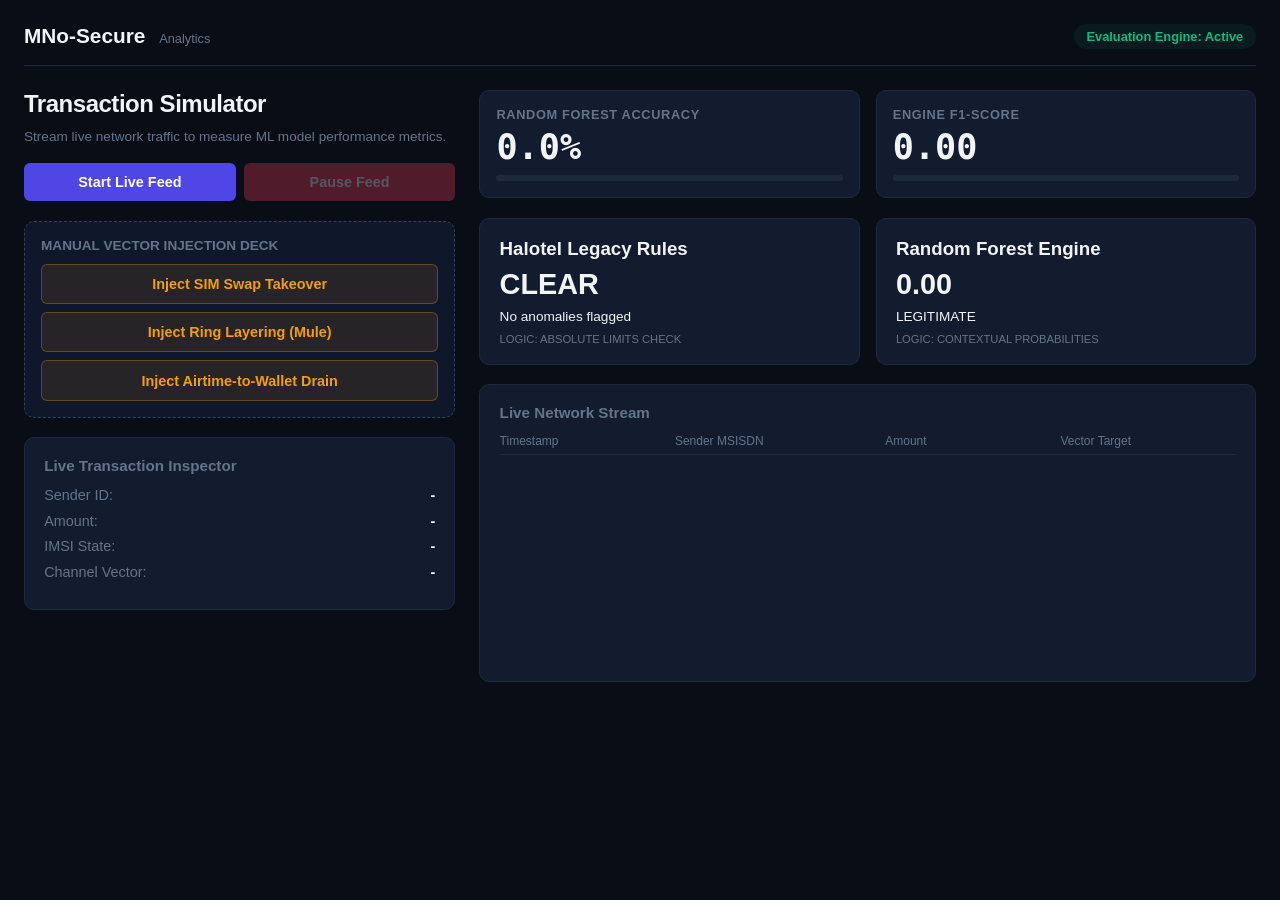
<file: index.html>
<!DOCTYPE html>
<html lang="en">
<head>
    <meta charset="UTF-8">
    <meta name="viewport" content="width=device-width, initial-scale=1.0">
    <title>MNo Fraud Analytics Engine</title>
    <link rel="stylesheet" href="style.css">
</head>
<body>
    <header>
        <div class="logo">MNo-Secure <span>Analytics</span></div>
        <div class="status-pill">Evaluation Engine: Active</div>
    </header>

    <main class="dashboard">
        <!-- Controls Side -->
        <section class="control-panel">
            <h2>Transaction Simulator</h2>
            <p class="subtitle">Stream live network traffic to measure ML model performance metrics.</p>
            
            <div class="btn-group">
                <button id="btn-start" class="btn btn-primary">Start Live Feed</button>
                <button id="btn-stop" class="btn btn-danger" disabled>Pause Feed</button>
            </div>

            <div class="attack-deck">
                <h3>Manual Vector Injection Deck</h3>
                <button class="btn btn-warn inject-btn" data-vector="SIM_SWAP">Inject SIM Swap Takeover</button>
                <button class="btn btn-warn inject-btn" data-vector="MULE_RING">Inject Ring Layering (Mule)</button>
                <button class="btn btn-warn inject-btn" data-vector="AIRTIME_EXPLOIT">Inject Airtime-to-Wallet Drain</button>
            </div>

            <div class="current-tx-card">
                <h3>Live Transaction Inspector</h3>
                <div class="data-row"><span>Sender ID:</span> <strong id="inspect-sender">-</strong></div>
                <div class="data-row"><span>Amount:</span> <strong id="inspect-amount">-</strong></div>
                <div class="data-row"><span>IMSI State:</span> <strong id="inspect-device">-</strong></div>
                <div class="data-row"><span>Channel Vector:</span> <strong id="inspect-vector">-</strong></div>
            </div>
        </section>

        <!-- Metrics & Logs Side -->
        <section class="analytics-panel">
            <!-- ML Confusion Matrix & Performance Metrics Visualization -->
            <div class="metrics-visualizer-grid">
                <div class="metric-v-card">
                    <h4>Random Forest Accuracy</h4>
                    <div class="large-display-metric" id="stat-accuracy">0.0%</div>
                    <div class="progress-bar-container"><div id="bar-accuracy" class="progress-fill"></div></div>
                </div>
                <div class="metric-v-card">
                    <h4>Engine F1-Score</h4>
                    <div class="large-display-metric" id="stat-f1">0.00</div>
                    <div class="progress-bar-container"><div id="bar-f1" class="progress-fill highlight-bar"></div></div>
                </div>
            </div>

            <div class="model-comparison">
                <!-- Halotel Legacy Rules Card -->
                <div class="model-card rule-card">
                    <h3>Halotel Legacy Rules</h3>
                    <div class="metric"><span id="rule-verdict">CLEAR</span></div>
                    <p class="flag-reason" id="rule-reason">No anomalies flagged</p>
                    <small>Logic: Absolute Limits Check</small>
                </div>

                <!-- Random Forest Advanced Card -->
                <div class="model-card rf-card">
                    <h3>Random Forest Engine</h3>
                    <div class="metric"><span id="rf-score">0.00</span></div>
                    <p class="flag-reason" id="rf-verdict">LEGITIMATE</p>
                    <small>Logic: Contextual Probabilities</small>
                </div>
            </div>

            <!-- Live Stream Ticker Logs -->
            <div class="log-container">
                <h3>Live Network Stream</h3>
                <div class="log-header">
                    <span>Timestamp</span><span>Sender MSISDN</span><span>Amount</span><span>Vector Target</span>
                </div>
                <div id="log-stream" class="log-stream"></div>
            </div>
        </section>
    </main>

    <script src="app.js"></script>
</body>
</html>
</file>
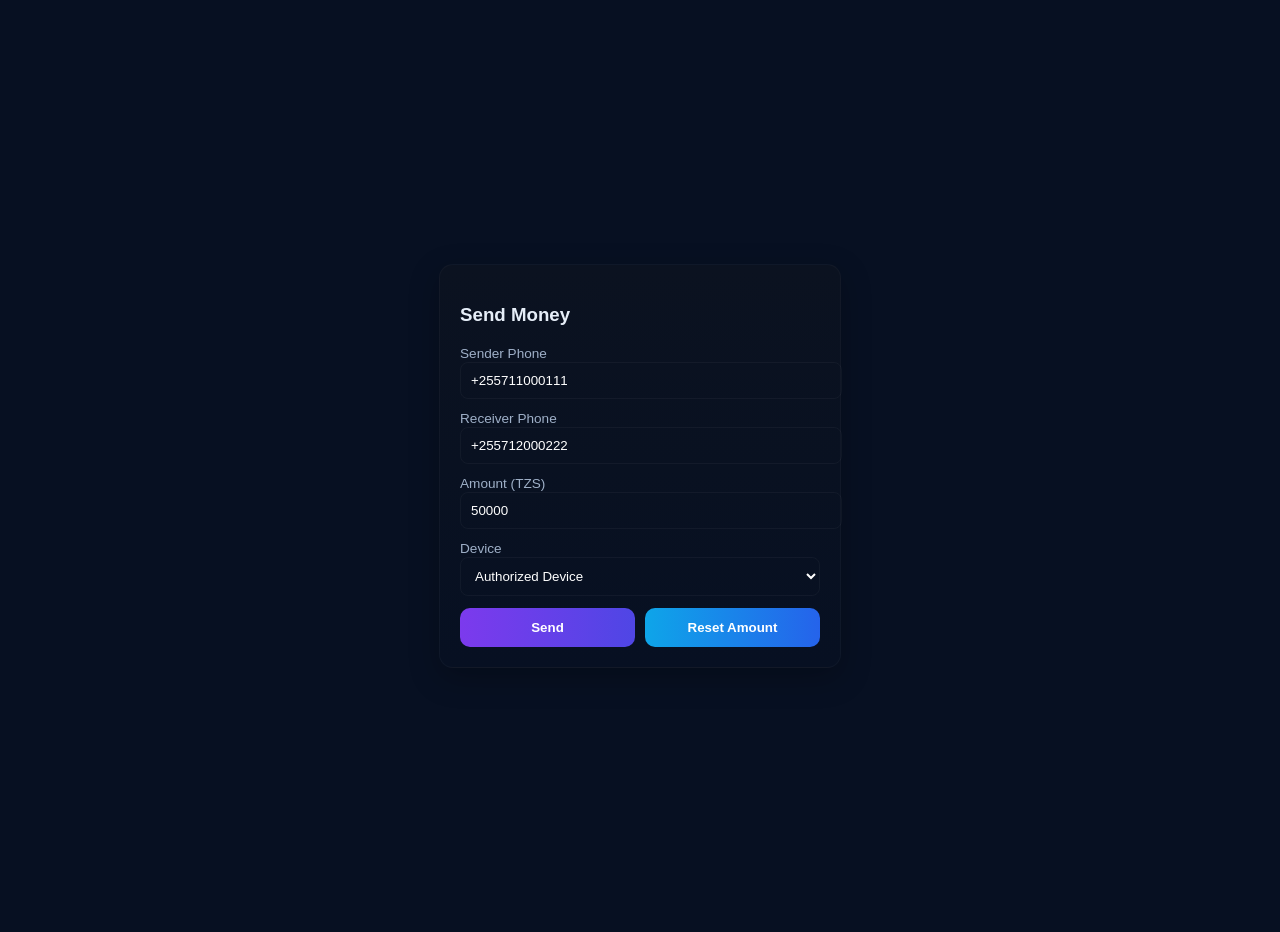
<file: templates/sender.html>
<!doctype html>
<html>
<head>
  <meta charset="utf-8"><meta name="viewport" content="width=device-width,initial-scale=1">
  <title>Sender - M-Detect</title>
  <style>
    body{background:#071022;color:#e6eef8;font-family:Inter,Segoe UI,Roboto,Arial,sans-serif;display:flex;align-items:center;justify-content:center;min-height:100vh;margin:0;padding:16px}
    .card{background:linear-gradient(180deg,#0b1220,#071022);padding:20px;border-radius:14px;width:min(100%,360px);border:1px solid rgba(255,255,255,0.03);box-shadow:0 10px 30px rgba(0,0,0,0.25)}
    .field{margin-bottom:10px}
    label{font-size:0.85rem;color:#9fb0c8}
    input,select{width:100%;padding:10px;border-radius:8px;border:1px solid rgba(255,255,255,0.04);background:transparent;color:#fff}
    .action-row{display:flex;gap:10px;margin-top:12px;flex-wrap:wrap}
    button{padding:12px;border-radius:10px;background:linear-gradient(90deg,#7c3aed,#4f46e5);border:none;color:#fff;font-weight:700;cursor:pointer;transition:transform .2s ease, opacity .2s ease}
    button:hover{transform:translateY(-1px);opacity:.95}
    .secondary{background:linear-gradient(90deg,#0ea5e9,#2563eb)}
    .modal{position:fixed;left:0;top:0;width:100%;height:100%;display:flex;align-items:center;justify-content:center;background:rgba(0,0,0,0.5);padding:16px}
    .modal .inner{background:#071022;padding:18px;border-radius:12px;border:1px solid rgba(255,255,255,0.04);width:min(100%,320px)}
    .ok{background:linear-gradient(90deg,#10b981,#3ee6b0);padding:8px 12px;border-radius:8px;color:#031016}
    .bad{background:linear-gradient(90deg,#ff4d6d,#ff6f8f);padding:8px 12px;border-radius:8px;color:#fff}
    @media (max-width:480px){.action-row{flex-direction:column}.action-row button{width:100%}}
  </style>
</head>
<body>
  <div class="card">
    <h3>Send Money</h3>
    <div class="field"><label>Sender Phone</label><input id="sender" value="+255711000111"></div>
    <div class="field"><label>Receiver Phone</label><input id="receiver" value="+255712000222"></div>
    <div class="field"><label>Amount (TZS)</label><input id="amount" type="number" value="50000"></div>
    <div class="field"><label>Device</label>
      <select id="device">
        <option value="DEV-A-111">Authorized Device</option>
        <option value="UNKNOWN-999">Unknown / Mismatched Device</option>
      </select>
    </div>
    <div class="action-row">
      <button id="sendBtn" style="flex:1">Send</button>
      <button id="resetBtn" class="secondary" type="button" style="flex:1">Reset Amount</button>
    </div>
  </div>

  <div id="modal" style="display:none" class="modal"><div class="inner" id="modalInner"></div></div>

  <script>
    document.getElementById('sendBtn').addEventListener('click', async ()=>{
      const payload = {
        sender_phone: document.getElementById('sender').value,
        receiver_phone: document.getElementById('receiver').value,
        amount: Number(document.getElementById('amount').value),
        device_id: document.getElementById('device').value
      };
      const res = await fetch('/api/v1/transfer',{method:'POST',headers:{'Content-Type':'application/json'},body:JSON.stringify(payload)});
      const data = await res.json();
      const modal = document.getElementById('modal');
      const inner = document.getElementById('modalInner');
      if(data.result === 'approved'){
        inner.innerHTML = `<h4 style="color:#9ff7d0">Transfer Successful</h4><p>Risk Score: ${data.risk_score.toFixed(2)}%</p><button class='ok' onclick="closeModal()">OK</button>`;
      } else if(data.result === 'blocked' || data.error){
        inner.innerHTML = `<h4 style="color:#ff9fb0">Account Frozen due to Fraud Detection</h4><p>${data.reason || data.error}</p><button class='bad' onclick="closeModal()">Close</button>`;
      }
      modal.style.display='flex';
    });
    document.getElementById('resetBtn').addEventListener('click', () => {
      document.getElementById('amount').value = '50000';
    });
    function closeModal(){document.getElementById('modal').style.display='none';}
  </script>
</body>
</html>
</file>
<file: style.css>
:root {
    --bg-dark: #090d16;
    --card-dark: #131c2e;
    --text-main: #f1f5f9;
    --text-muted: #64748b;
    --neon-green: #10b981;
    --neon-red: #f43f5e;
    --neon-orange: #f59e0b;
    --accent: #4f46e5;
}

* { box-sizing: border-box; margin: 0; padding: 0; font-family: -apple-system, BlinkMacSystemFont, "Segoe UI", Roboto, sans-serif; }
body { background: var(--bg-dark); color: var(--text-main); padding: 1.5rem; min-height: 100vh; }

header { display: flex; justify-content: space-between; align-items: center; margin-bottom: 1.5rem; border-bottom: 1px solid #1e293b; padding-bottom: 1rem; }
.logo { font-size: 1.3rem; font-weight: 800; }
.logo span { color: var(--text-muted); font-size: 0.8rem; font-weight: 400; margin-left: 0.5rem; }
.status-pill { background: rgba(16, 185, 129, 0.08); color: var(--neon-green); padding: 0.3rem 0.8rem; border-radius: 20px; font-size: 0.8rem; font-weight: 600; }

.dashboard { display: grid; grid-template-columns: 1fr 1.8fr; gap: 1.5rem; max-width: 1400px; margin: 0 auto; }
.control-panel, .analytics-panel { display: flex; flex-direction: column; gap: 1.2rem; }

h2 { font-size: 1.5rem; font-weight: 700; letter-spacing: -0.02em; }
.subtitle { color: var(--text-muted); font-size: 0.85rem; margin-top: -0.5rem; }

.btn-group { display: grid; grid-template-columns: 1fr 1fr; gap: 0.5rem; }
.attack-deck { background: #0f172a; padding: 1rem; border-radius: 10px; border: 1px dashed #334155; display: flex; flex-direction: column; gap: 0.5rem; }
.attack-deck h3 { font-size: 0.85rem; color: var(--text-muted); margin-bottom: 0.2rem; text-transform: uppercase; }

.btn { border: none; padding: 0.7rem; border-radius: 6px; font-weight: 600; cursor: pointer; transition: background 0.2s; font-size: 0.9rem; }
.btn-primary { background: var(--accent); color: white; }
.btn-danger { background: var(--neon-red); color: white; }
.btn-warn { background: rgba(245, 158, 11, 0.1); color: var(--neon-orange); border: 1px solid rgba(245, 158, 11, 0.3); }
.btn-warn:hover { background: var(--neon-orange); color: black; }
.btn:disabled { opacity: 0.3; cursor: not-allowed; }

.current-tx-card { background: var(--card-dark); padding: 1.2rem; border-radius: 10px; border: 1px solid #1e293b; }
.current-tx-card h3, .log-container h3 { font-size: 0.95rem; color: var(--text-muted); margin-bottom: 0.8rem; }
.data-row { display: flex; justify-content: space-between; margin-bottom: 0.6rem; font-size: 0.9rem; }
.data-row span { color: var(--text-muted); }

.metrics-visualizer-grid { display: grid; grid-template-columns: 1fr 1fr; gap: 1rem; }
.metric-v-card { background: var(--card-dark); border: 1px solid #1e293b; padding: 1rem; border-radius: 10px; }
.metric-v-card h4 { font-size: 0.8rem; color: var(--text-muted); text-transform: uppercase; letter-spacing: 0.05em; }
.large-display-metric { font-size: 2.2rem; font-weight: 800; margin: 0.3rem 0; font-family: monospace; }

.progress-bar-container { background: #1e293b; height: 6px; border-radius: 4px; overflow: hidden; margin-top: 0.5rem; }
.progress-fill { background: var(--neon-green); height: 100%; width: 0%; transition: width 0.4s ease; }
.highlight-bar { background: var(--accent); }

.model-comparison { display: grid; grid-template-columns: 1fr 1fr; gap: 1rem; }
.model-card { background: var(--card-dark); padding: 1.2rem; border-radius: 10px; border: 1px solid #1e293b; display: flex; flex-direction: column; gap: 0.3rem; }
.model-card .metric { font-size: 1.8rem; font-weight: 800; margin: 0.2rem 0; }
.flag-reason { font-size: 0.85rem; font-weight: 500; height: 1.2rem; }
.model-card small { color: var(--text-muted); font-size: 0.7rem; text-transform: uppercase; }

.log-container { background: var(--card-dark); border-radius: 10px; padding: 1.2rem; border: 1px solid #1e293b; flex-grow: 1; display: flex; flex-direction: column; }
.log-header { display: grid; grid-template-columns: 1fr 1.2fr 1fr 1fr; font-size: 0.75rem; color: var(--text-muted); padding-bottom: 0.4rem; border-bottom: 1px solid #1e293b; }
.log-stream { height: 200px; overflow-y: auto; font-family: monospace; font-size: 0.8rem; margin-top: 0.4rem; display: flex; flex-direction: column; gap: 0.3rem; }
.log-row { display: grid; grid-template-columns: 1fr 1.2fr 1fr 1fr; padding: 0.25rem 0; border-bottom: 1px solid #141b2b; }

.status-safe { color: var(--neon-green) !important; }
.status-danger { color: var(--neon-red) !important; }
.log-row-fraud { background: rgba(244, 63, 94, 0.08); border-left: 3px solid var(--neon-red); padding-left: 4px; }
</file>
